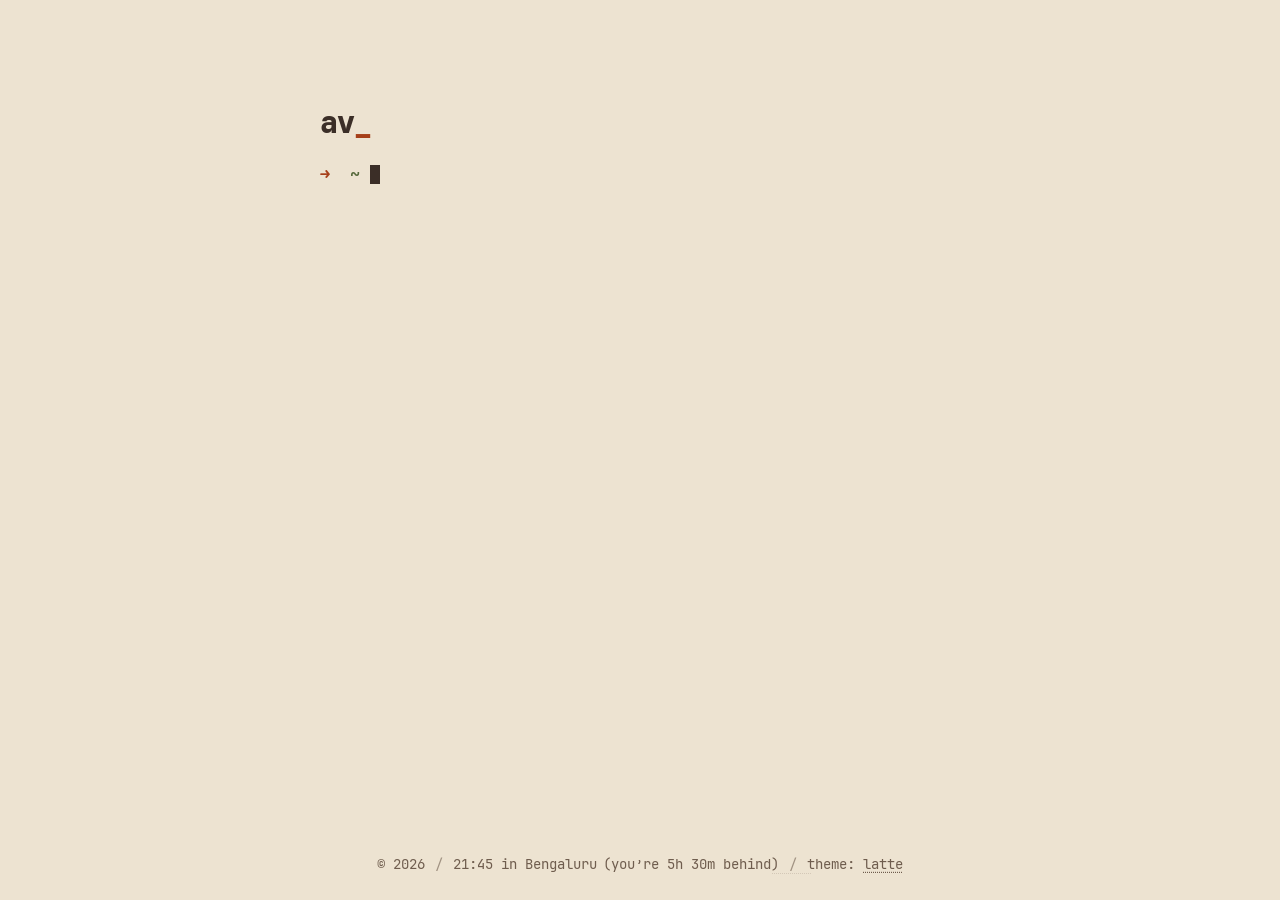
<file: index.html>
<!doctype html>
<html lang="en">
<head>
<meta charset="utf-8">
<meta name="viewport" content="width=device-width, initial-scale=1">
<meta http-equiv="Content-Security-Policy" content="default-src 'none'; script-src 'self'; style-src 'self'; font-src 'self'; img-src 'self'; connect-src 'self'; base-uri 'none'; form-action 'none'; require-trusted-types-for 'script'; trusted-types site">
<meta name="referrer" content="strict-origin-when-cross-origin">
<meta name="color-scheme" content="light dark">
<meta name="text-scale" content="scale">
<title>Anand V A - Security Engineer</title>
<meta name="description" content="Anand V A is a security engineer at Deep Armor in Bengaluru, writing Semgrep rules for the OWASP Top 10 and validating what AI-driven SAST engines find.">
<link rel="canonical" href="https://anand-va.com/">
<meta name="theme-color" content="#1f1814">

<meta property="og:type" content="profile">
<meta property="og:site_name" content="Anand V A">
<meta property="og:title" content="Anand V A - Security Engineer">
<meta property="og:description" content="I find the cracks in code for a living, politely and with permission. Security engineer at Deep Armor, Bengaluru.">
<meta property="og:url" content="https://anand-va.com/">
<meta property="profile:first_name" content="Anand">
<meta name="twitter:card" content="summary">

<script type="application/ld+json">
{
  "@context": "https://schema.org",
  "@type": "Person",
  "name": "Anand V A",
  "url": "https://anand-va.com/",
  "jobTitle": "Security Engineer",
  "worksFor": { "@type": "Organization", "name": "Deep Armor", "url": "https://deeparmor.com" },
  "address": { "@type": "PostalAddress", "addressLocality": "Bengaluru", "addressCountry": "IN" },
  "email": "mailto:anandva@proton.me",
  "sameAs": ["https://www.linkedin.com/in/anand-va", "https://github.com/anand-va"],
  "knowsAbout": ["Application Security", "SAST", "Semgrep", "OWASP Top 10", "Cloud Security", "CSPM", "AWS", "Azure"]
}
</script>

<link rel="icon" href="/favicon.svg" type="image/svg+xml">
<link rel="preload" href="/fonts/JetBrainsMono-Regular.woff2" as="font" type="font/woff2" crossorigin>
<script src="/theme-init.js"></script>
<link rel="stylesheet" href="/style.css">
</head>
<body>

<main>
  <div class="logo" aria-hidden="true">av<span>_</span></div>

  <h1 class="visually-hidden">Anand V A, security engineer</h1>

  <div id="term" aria-live="polite">
  <div class="line" aria-hidden="true"><span class="ps1"><span class="arrow">&#10140;</span>&nbsp; <span class="dir">~</span></span> <span id="cmd">whoami</span></div>

  <p id="out">Hi, I'm Anand, a security engineer at
  <a href="https://deeparmor.com">Deep Armor</a> in Bengaluru. I find the cracks in
  code for a living, politely and with permission, so they get fixed before
  someone with worse intentions finds them. Part of that is teaching scanners what trouble looks like: I write
  <a href="https://semgrep.dev">Semgrep</a> rules that sniff out the classics from
  the <a href="https://owasp.org/www-project-top-ten/">OWASP Top 10</a>, like SQL
  injection and cross-site scripting. Scanners are noisy, though, so the fun part
  is digging into what they flag and proving which bugs are real and which are
  false alarms. I've built an AI agent workflow that does the first round of that
  digging, turning a day or two of work into minutes, but I still get the final say. Before
  all this, I built the checks in <a href="https://gauntlet.security">Gauntlet</a>
  that catch AWS and Azure accounts left with the doors unlocked. Got something
  that needs breaking, or just want to talk shop?
  <a href="mailto:anandva@proton.me">Email me</a>, find me on
  <a href="https://www.linkedin.com/in/anand-va">LinkedIn</a>, or read my
  <a href="/resume/">resume</a>.</p>
  </div>

  <form class="line prompt" id="next" autocomplete="off">
    <label class="ps1" for="cmdline"><span class="arrow">&#10140;</span>&nbsp; <span class="dir">~</span></label>
    <input id="cmdline" type="text" spellcheck="false" autocapitalize="off" autocorrect="off"
      enterkeyhint="go" maxlength="200" aria-label="Type a command, or press enter to run the suggestion">
    <button type="button" id="run-hint" class="hint" tabindex="-1">&#8629; run</button>
  </form>
</main>

<footer>
  <span>&copy; 2026</span>
  <span class="sep sep-clock">/</span>
  <span class="f-clock"><time id="clock">--:--</time> in Bengaluru</span>
  <span id="tzdiff" class="tzdiff"></span>
  <span class="sep sep-theme">/</span>
  <button id="theme" type="button" data-reload>theme: <span id="theme-name">auto</span></button>
</footer>

<script src="/md.js"></script>
<script src="/theme.js"></script>
<script src="/terminal.js"></script>
<script src="/clock.js"></script>
</body>
</html>
</file>
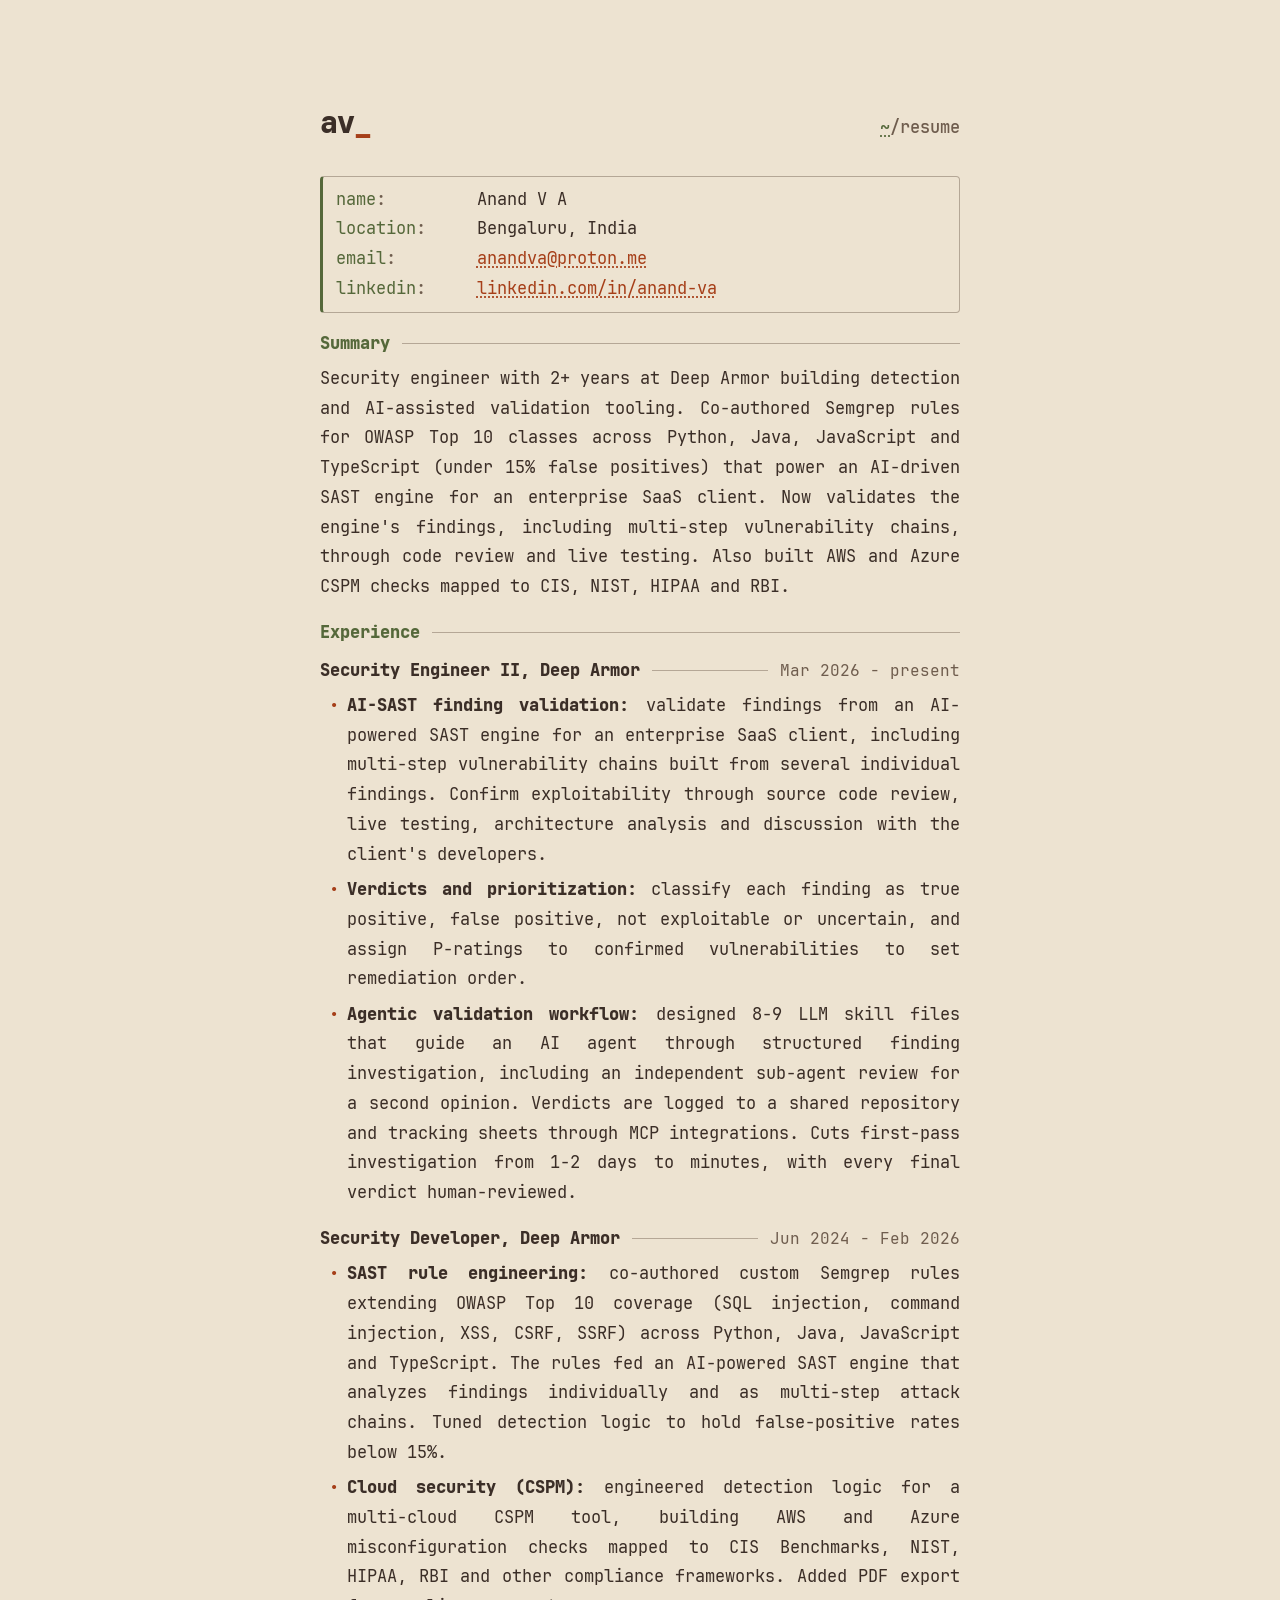
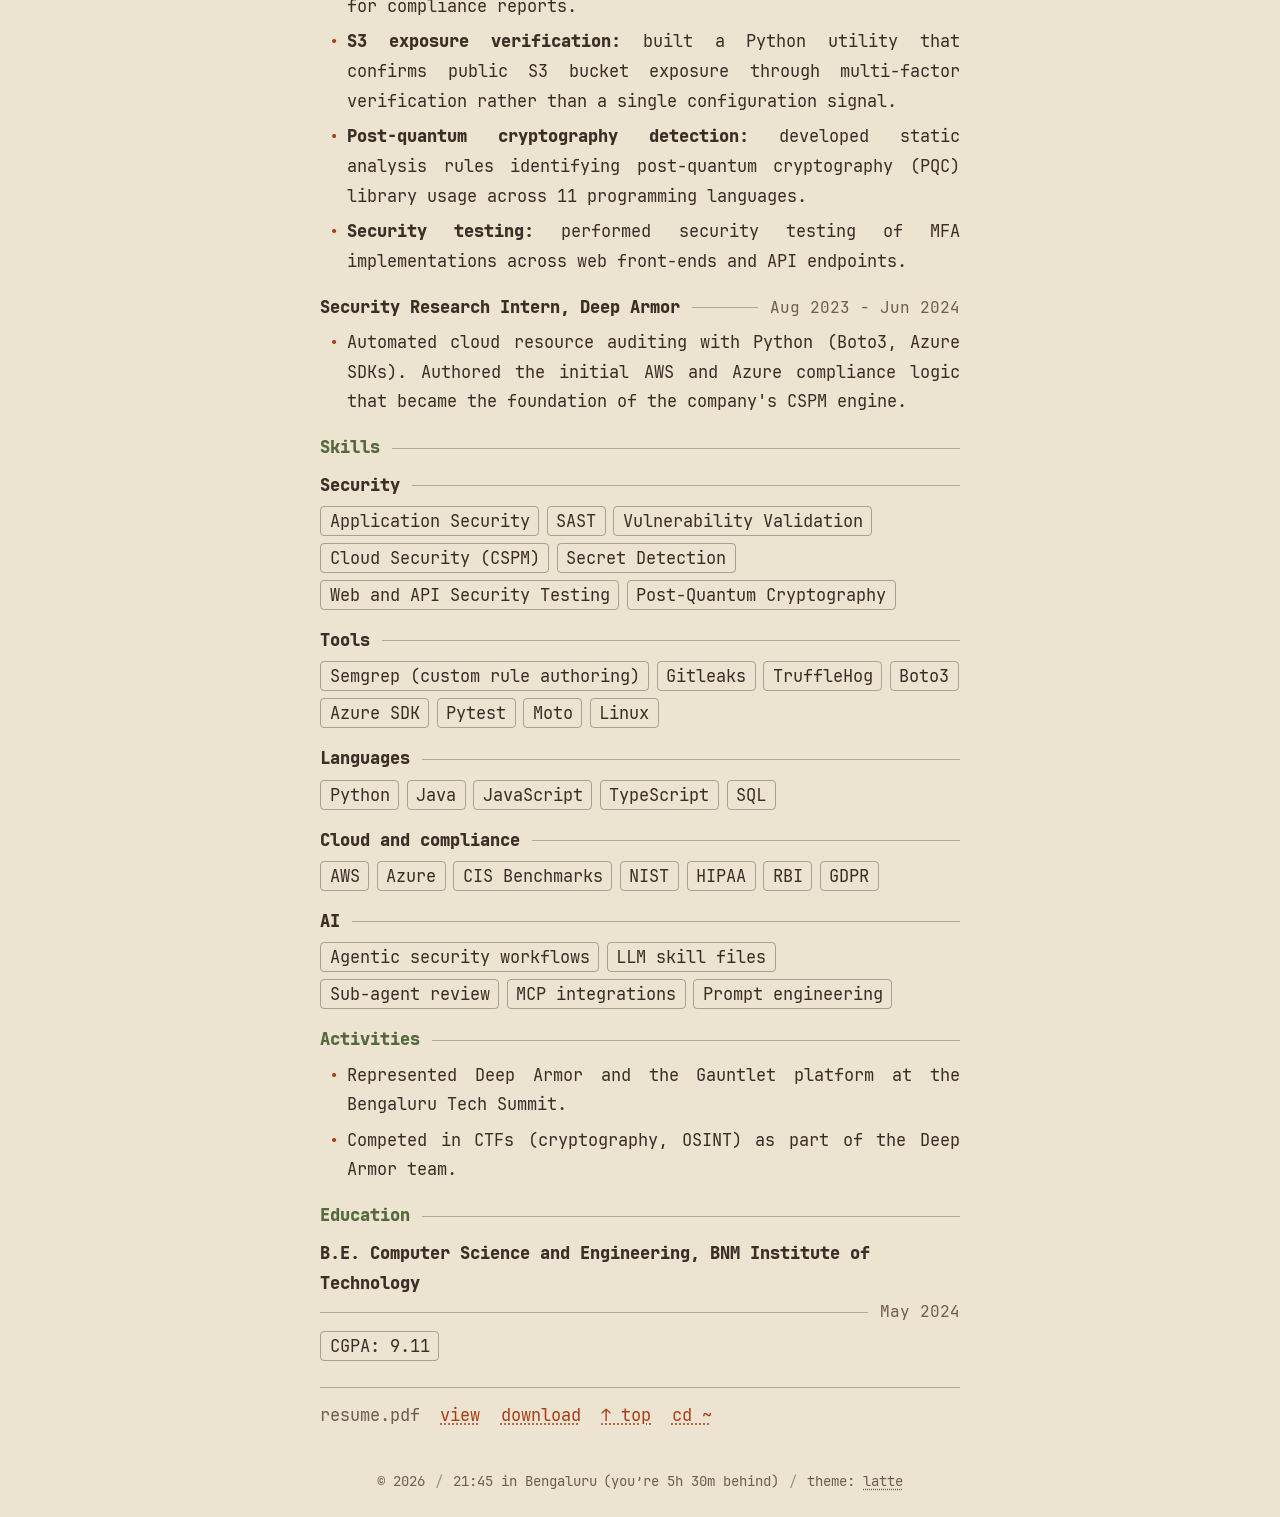
<file: resume/index.html>
<!doctype html>
<html lang="en">
<head>
<meta charset="utf-8">
<meta name="viewport" content="width=device-width, initial-scale=1">
<meta http-equiv="Content-Security-Policy" content="default-src 'none'; script-src 'self'; style-src 'self'; font-src 'self'; img-src 'self'; connect-src 'self'; base-uri 'none'; form-action 'none'; require-trusted-types-for 'script'; trusted-types site">
<meta name="referrer" content="strict-origin-when-cross-origin">
<meta name="color-scheme" content="light dark">
<meta name="text-scale" content="scale">
<title>Resume - Anand V A, Security Engineer</title>
<meta name="description" content="Resume of Anand V A: security engineer at Deep Armor, Bengaluru. SAST rule engineering with Semgrep, AI-assisted vulnerability validation, and AWS and Azure CSPM.">
<link rel="canonical" href="https://anand-va.com/resume/">
<meta name="theme-color" content="#1f1814">

<meta property="og:type" content="profile">
<meta property="og:site_name" content="Anand V A">
<meta property="og:title" content="Resume - Anand V A">
<meta property="og:description" content="Security engineer at Deep Armor, Bengaluru. SAST rule engineering, AI-assisted vulnerability validation, cloud security.">
<meta property="og:url" content="https://anand-va.com/resume/">
<meta name="twitter:card" content="summary">

<link rel="icon" href="/favicon.svg" type="image/svg+xml">
<link rel="preload" href="/fonts/JetBrainsMono-Regular.woff2" as="font" type="font/woff2" crossorigin>
<script src="/theme-init.js"></script>
<link rel="stylesheet" href="/style.css">
</head>
<body>

<main>
  <header class="page-head" id="top">
    <a class="logo" href="/" aria-label="Home">av<span>_</span></a>
    <nav class="crumb" aria-label="Breadcrumb"><a class="dir" href="/">~</a>/resume</nav>
  </header>

  <h1 class="visually-hidden">Resume of Anand V A</h1>

  <div class="output md" id="resume">
    <p class="muted">loading&hellip; if this doesn't load, <a href="/resume.pdf">open the PDF</a>.</p>
  </div>

  <div class="pdf-bar">
    <span class="muted">resume.pdf</span>
    <a href="/resume.pdf" target="_blank" rel="noopener">view</a>
    <a href="/resume.pdf" download="Anand_VA_Resume.pdf">download</a>
    <a href="#top" id="to-top">&uarr; top</a>
    <a href="/">cd ~</a>
  </div>
</main>

<footer>
  <span>&copy; 2026</span>
  <span class="sep sep-clock">/</span>
  <span class="f-clock"><time id="clock">--:--</time> in Bengaluru</span>
  <span id="tzdiff" class="tzdiff"></span>
  <span class="sep sep-theme">/</span>
  <button id="theme" type="button">theme: <span id="theme-name">auto</span></button>
</footer>

<script src="/md.js"></script>
<script src="/theme.js"></script>
<script src="/clock.js"></script>
<script src="/resume.js"></script>
</body>
</html>
</file>
<file: style.css>
/* JetBrains Mono, self-hosted (SIL Open Font License, see /fonts/OFL.txt) */
@font-face {
  font-family: "JetBrains Mono";
  src: url("/fonts/JetBrainsMono-Regular.woff2") format("woff2");
  font-weight: 400;
  font-style: normal;
  font-display: swap;
}
@font-face {
  font-family: "JetBrains Mono";
  src: url("/fonts/JetBrainsMono-SemiBold.woff2") format("woff2");
  font-weight: 600;
  font-style: normal;
  font-display: swap;
}
@font-face {
  font-family: "JetBrains Mono";
  src: url("/fonts/JetBrainsMono-ExtraBold.woff2") format("woff2");
  font-weight: 800;
  font-style: normal;
  font-display: swap;
}

:root {
  --bg: #ede3d1;
  --text: #3b2e27;
  --muted: #6f5d4e;
  --accent: #a63f19;
  --accent2: #55683a;
  color-scheme: light;
}

:root[data-theme="dark"] {
  --bg: #1f1814;
  --text: #e3d6c3;
  --muted: #9a8875;
  --accent: #cf9b6e;
  --accent2: #a4b67c;
  color-scheme: dark;
}

@media (prefers-color-scheme: dark) {
  :root:not([data-theme="light"]) {
    --bg: #1f1814;
    --text: #e3d6c3;
    --muted: #9a8875;
    --accent: #cf9b6e;
    --accent2: #a4b67c;
    color-scheme: dark;
  }
}

* { box-sizing: border-box; }

html, body { height: 100%; }

body {
  margin: 0;
  background: var(--bg);
  color: var(--text);
  font-family: "JetBrains Mono", ui-monospace, Menlo, Consolas, monospace;
  font-variant-ligatures: none; /* show == and -> exactly as typed */
  font-size: clamp(0.875rem, 0.45vw + 0.75rem, 1.0625rem);
  line-height: 1.75;
  display: flex;
  flex-direction: column;
  min-height: 100svh;
  padding: 0 1rem;
}

main {
  flex: 1;
  display: flex;
  flex-direction: column;
  justify-content: flex-start;
  width: 100%;
  max-width: 64ch;
  margin: 0 auto;
  padding: clamp(2rem, 12vh, 7rem) 0 1rem;
}

.visually-hidden {
  position: absolute;
  width: 1px;
  height: 1px;
  overflow: hidden;
  clip: rect(0 0 0 0);
  white-space: nowrap;
}

.logo {
  font-weight: 800;
  font-size: 1.75em;
  line-height: 1;
  letter-spacing: -0.03em;
  margin-bottom: 1.4rem;
}

.logo span { color: var(--accent); }

.line { font-weight: 600; }

.ps1 { font-weight: 600; }
.arrow { color: var(--accent); }
.dir { color: var(--accent2); }

#cmd.typing::after {
  content: "";
  display: inline-block;
  width: 0.6em;
  height: 1.1em;
  vertical-align: -0.2em;
  background: var(--text);
}

p {
  margin: 0.6rem 0 0.9rem;
  text-align: justify;
  hyphens: auto;
  text-wrap: pretty;
}

.hidden { visibility: hidden; }

a {
  color: var(--accent);
  text-decoration: underline;
  text-decoration-style: dotted;
  text-underline-offset: 3px;
  hyphens: manual;
}

a:hover {
  text-decoration-style: solid;
}

/* ---- interactive prompt ---- */
.prompt {
  display: flex;
  align-items: baseline;
  gap: 0.6em;
  margin-top: 0.3rem;
}

.prompt label { white-space: nowrap; cursor: text; }

.prompt input {
  flex: 1;
  min-width: 0;
  font: inherit;
  font-weight: 600;
  color: var(--text);
  background: transparent;
  border: 0;
  padding: 0;
  /* the native ring would box in a terminal line, so focus is shown as an
     underline instead (accent on cream/espresso is above 3:1) */
  outline: none;
  border-bottom: 1px solid transparent;
  caret-color: var(--accent);
  caret-shape: block;
}

.prompt input:focus-visible { border-bottom-color: var(--accent); }

.prompt input::placeholder {
  color: var(--muted);
  opacity: 1; /* Firefox dims placeholders by default */
  font-weight: 400;
}

.hint {
  font: inherit;
  font-size: 0.78em;
  font-weight: 400;
  color: var(--muted);
  background: none;
  border: 1px solid color-mix(in srgb, var(--muted) 45%, transparent);
  border-radius: 4px;
  padding: 0 0.45em;
  line-height: 1.6;
  cursor: pointer;
  white-space: nowrap;
}

.hint:hover { color: var(--accent); border-color: var(--accent); }

/* ---- command output ---- */
#term > .line { margin-top: 0.9rem; scroll-margin-top: 1.5rem; }
#term > .line:first-child { margin-top: 0; }

.output {
  margin: 0.25rem 0 0.2rem;
  font-weight: 400;
}

.output p { margin: 0.25rem 0 0.6rem; }

.output.err { color: var(--text); }
.output.err > :first-child { margin-top: 0.15rem; }
.muted { color: var(--muted); }
.tip { margin-top: 0.5rem; font-size: 0.9em; }

button.run {
  font: inherit;
  color: var(--accent);
  background: none;
  border: 0;
  padding: 0;
  cursor: pointer;
  text-decoration: underline dotted;
  text-underline-offset: 3px;
  text-align: left;
}

button.run:hover,
button.run:focus-visible { text-decoration-style: solid; }
button.run.dir { color: var(--accent2); }

.ls {
  display: flex;
  flex-wrap: wrap;
  gap: 0.2em 2.2em;
}

.ls-long {
  white-space: pre;
  overflow-x: auto;
}

.table {
  display: grid;
  grid-template-columns: max-content 1fr;
  gap: 0.1em 2em;
}

pre.raw {
  font: inherit;
  margin: 0;
  white-space: pre-wrap;
  word-break: break-word;
}

/* ---- mdv: rendered markdown ---- */
/* header block (front matter) as a small card */
.md-front {
  border: 1px solid color-mix(in srgb, var(--muted) 45%, transparent);
  border-left: 3px solid var(--accent2);
  border-radius: 4px;
  padding: 0.5rem 0.8rem;
  margin: 0.4rem 0 0.8rem;
}
.md-field {
  display: grid;
  grid-template-columns: 7.5em 1fr;
  gap: 0 0.8em;
}
.md-key { color: var(--accent2); }
.md-key::after { content: ":"; color: var(--muted); }

/* headings with a rule filling the rest of the line */
.md-h {
  display: flex;
  align-items: center;
  gap: 0.7em;
  font-weight: 800;
  margin: 1rem 0 0.35rem;
}
.md-fill {
  flex: 1;
  height: 0;
  border-top: 1px solid color-mix(in srgb, var(--muted) 45%, transparent);
}
.md-h1 { color: var(--accent); font-size: 1.1em; margin-top: 0.4rem; }
.md-h1 .md-fill { border-top: 3px double color-mix(in srgb, var(--accent) 55%, transparent); }
.md-h2 { color: var(--accent2); }
.md-h3 { color: var(--text); flex-wrap: wrap; row-gap: 0; }
.md-h3 .md-fill { min-width: 1.5em; }
.md-date {
  color: var(--muted);
  font-weight: 400;
  white-space: nowrap;
  font-size: 0.92em;
}
.md-h2 + .md-h3 { margin-top: 0.5rem; }
.md-list li + li { margin-top: 0.35rem; }

.logo.plain { display: inline-block; color: inherit; text-decoration: none; }
.output.ls a { margin-right: 0.4em; }

/* standalone /resume page */
.page-head {
  display: flex;
  align-items: baseline;
  justify-content: space-between;
  gap: 1em;
  margin-bottom: 1.4rem;
}
.page-head .logo {
  margin-bottom: 0;
  color: inherit;
  text-decoration: none;
}
.crumb {
  font-weight: 600;
  color: var(--muted);
}
.crumb a.dir {
  color: var(--accent2);
  text-decoration: underline dotted;
  text-underline-offset: 3px;
}
.crumb a.dir:hover { text-decoration-style: solid; }
.page-prompt { margin-bottom: 0.4rem; }
.page-prompt a { color: inherit; text-decoration: none; }
.page-prompt a:hover .dir { text-decoration: underline dotted; }
.pdf-bar {
  display: flex;
  flex-wrap: wrap;
  gap: 0.4em 1.2em;
  margin: 1.4rem 0 0.4rem;
  padding-top: 0.8rem;
  border-top: 1px solid color-mix(in srgb, var(--muted) 45%, transparent);
}
.md-p { margin: 0.2rem 0; }
.md-p, .md-list li { text-align: justify; hyphens: auto; text-wrap: pretty; }

/* short list items as tags */
.md-tags {
  display: flex;
  flex-wrap: wrap;
  gap: 0.4em 0.45em;
}
.md-tag {
  border: 1px solid color-mix(in srgb, var(--muted) 50%, transparent);
  border-radius: 4px;
  padding: 0 0.5em;
  line-height: 1.65;
  white-space: nowrap;
}

/* longer items as bullets */
.md-list { margin: 0; padding-left: 1.6em; list-style: none; }
.md-list li { position: relative; }
.md-list li::before {
  content: "\2022";
  position: absolute;
  left: -1.1em;
  color: var(--accent);
}
.md code {
  font: inherit;
  background: color-mix(in srgb, var(--text) 10%, transparent);
  padding: 0 0.25em;
  border-radius: 3px;
}

footer {
  width: 100%;
  max-width: 64ch;
  margin: 0 auto;
  padding: 1rem 0 1.5rem;
  color: var(--muted);
  display: flex;
  align-items: baseline;
  justify-content: center;
  flex-wrap: wrap;
  gap: 0 0.6em;
}

footer > * { font-size: 0.82em; }

/* time difference, in brackets right after the clock */
.tzdiff:empty { display: none; }
.tzdiff { margin-left: -0.3em; }
.tzdiff::before { content: "("; }
.tzdiff::after { content: ")"; }

/* phones: "© 2026 / theme" on the first line, the clock on the next */
@media (max-width: 37.5em) {
  .sep-clock { display: none; }
  footer > span:first-child { order: 1; }
  .sep-theme { order: 2; }
  footer #theme { order: 3; }
  footer::after { content: ""; flex-basis: 100%; order: 4; } /* line break */
  .f-clock { order: 5; }
  .tzdiff { order: 6; }
}

.sep { opacity: 0.6; }

@media (max-width: 37.5em) {
  body {
    font-size: 0.8125rem;
    line-height: 1.85;
    padding: 0 1.75rem;
  }
  main { padding: 3.5rem 0 1.5rem; }
  p { margin: 0.9rem 0 1.2rem; }
  .md-field { grid-template-columns: 1fr; margin-bottom: 0.2rem; }
}

footer button {
  font-family: inherit;
  line-height: inherit;
  color: inherit;
  background: none;
  border: 0;
  padding: 0;
  cursor: pointer;
}

footer button:hover #theme-name,
footer button:focus-visible #theme-name {
  color: var(--accent);
}

#theme-name {
  text-decoration: underline dotted;
  text-underline-offset: 3px;
}
</file>
